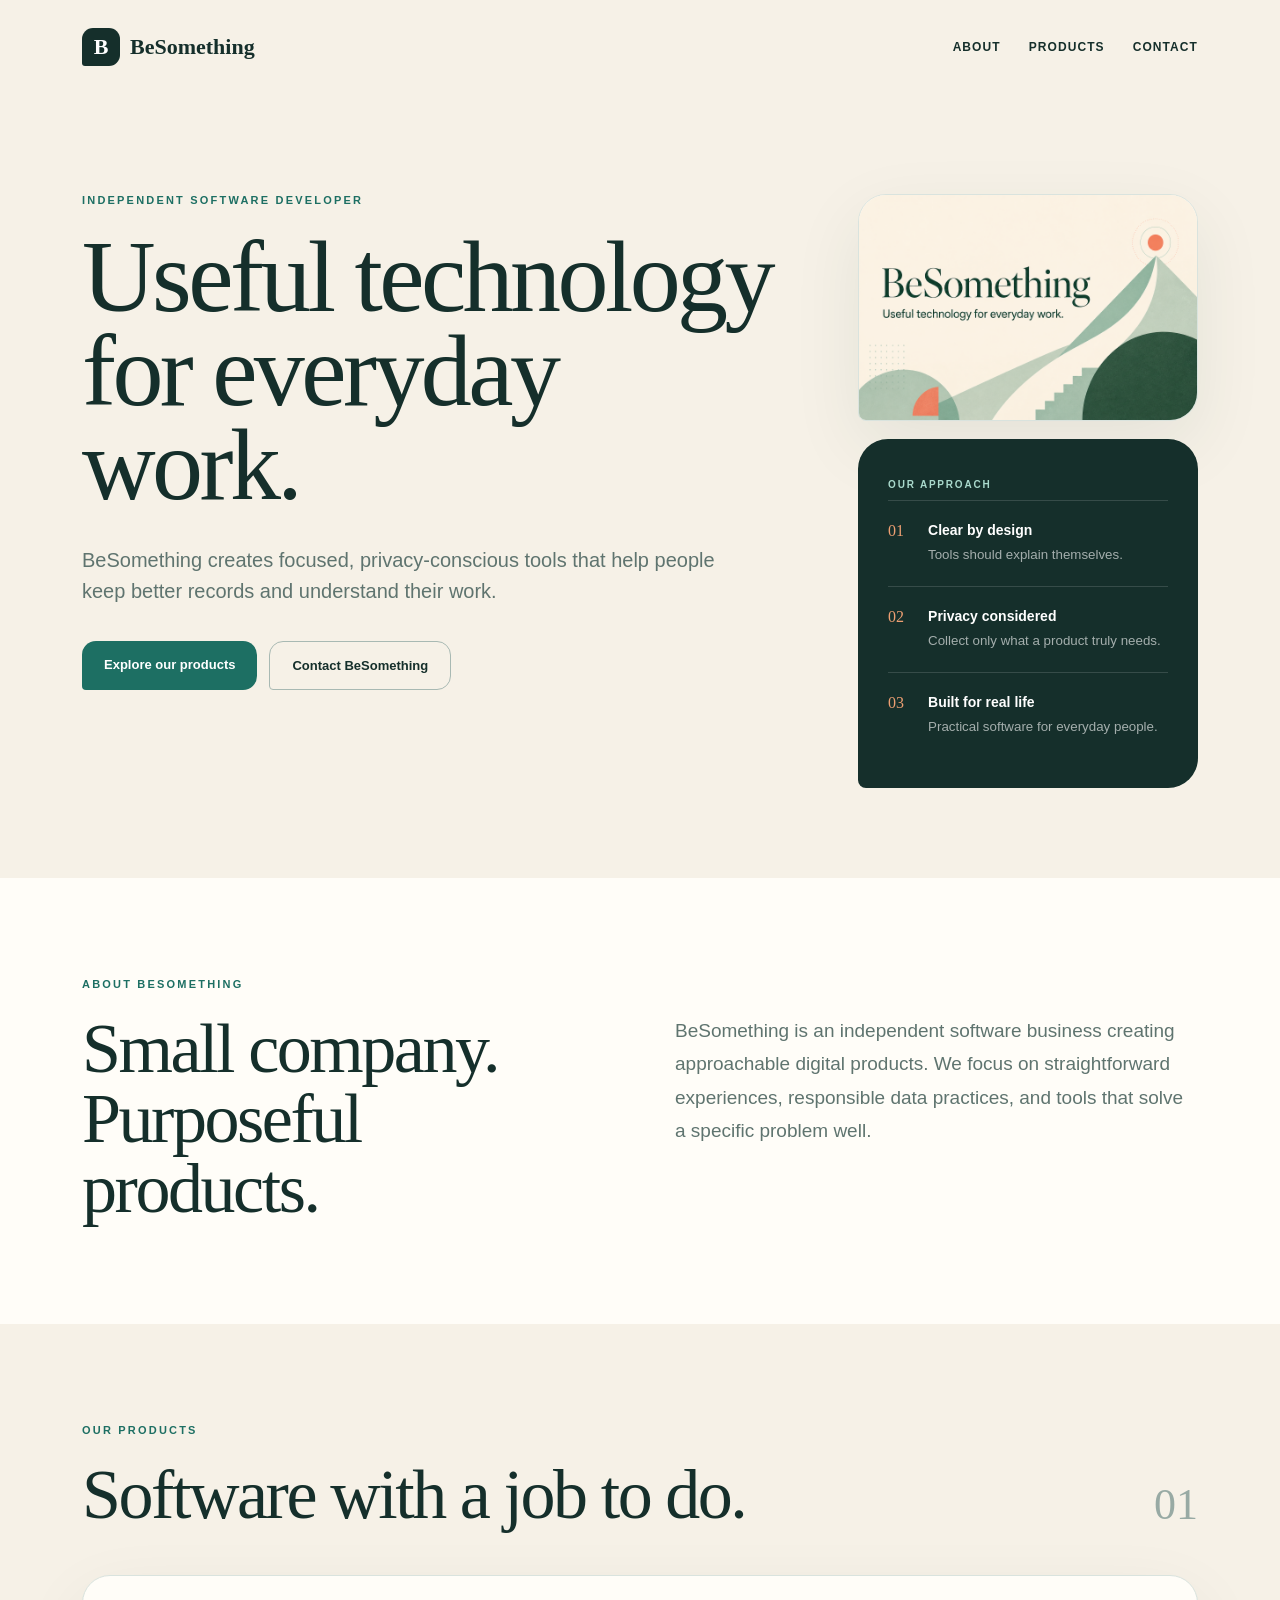
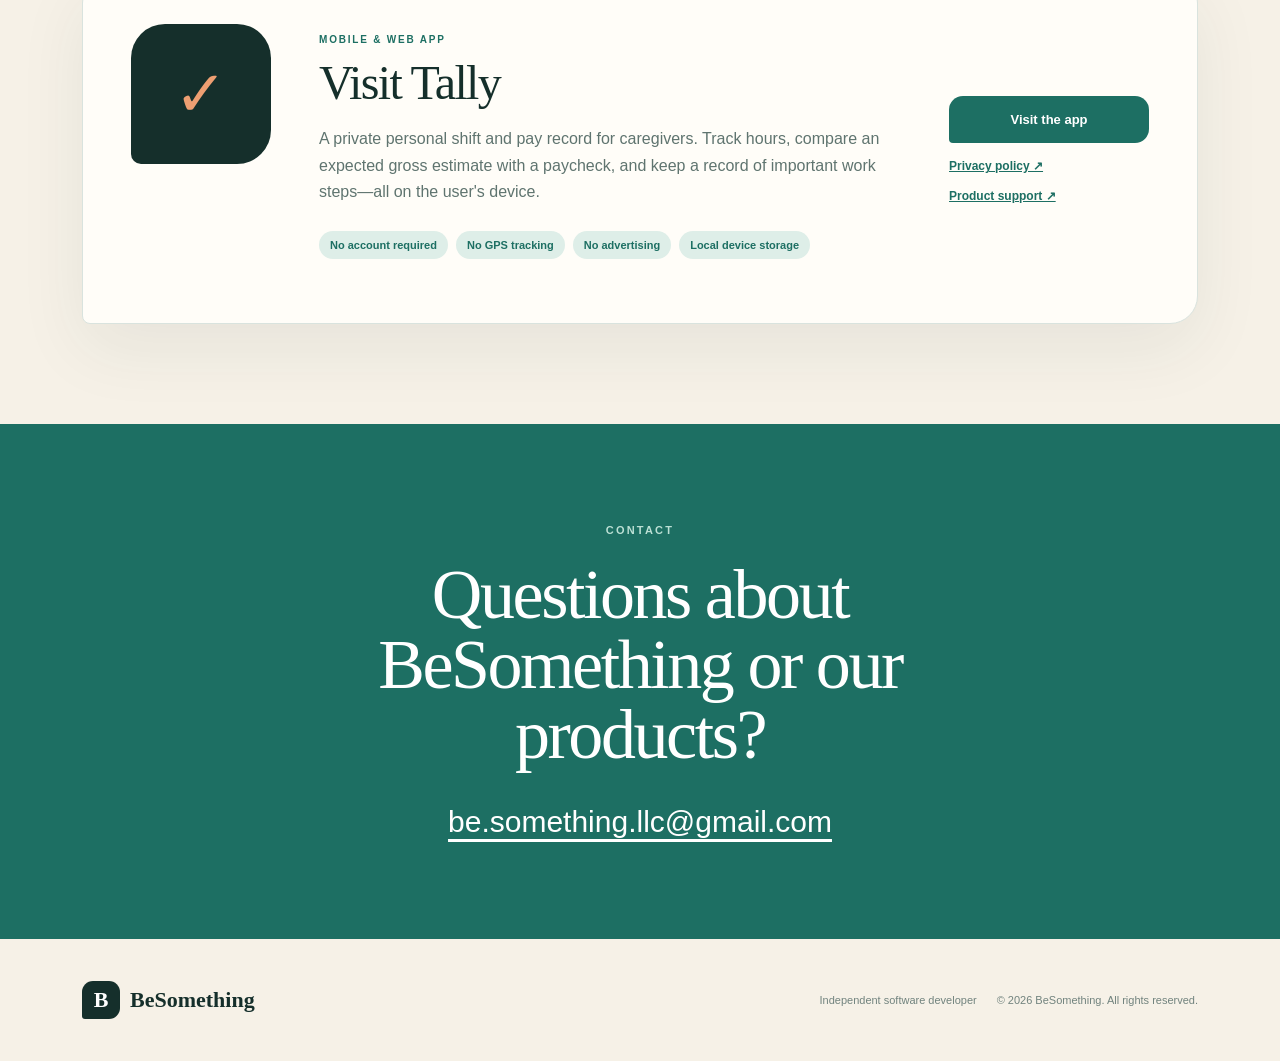
<file: github-pages/index.html>
<!doctype html>
<html lang="en">
<head>
  <meta charset="utf-8">
  <meta name="viewport" content="width=device-width, initial-scale=1">
  <title>BeSomething | Independent Software Developer</title>
  <meta name="description" content="BeSomething creates focused, privacy-conscious tools for everyday work.">
  <meta property="og:title" content="BeSomething">
  <meta property="og:description" content="Useful technology for everyday work.">
  <meta property="og:image" content="https://erikshun.github.io/besomething/og.png">
  <link rel="stylesheet" href="styles.css">
  <style>.hero-brand{align-self:end;display:grid;gap:18px}.brand-art{background:var(--paper);border:1px solid var(--line);border-radius:28px 28px 28px 8px;margin:0;overflow:hidden;box-shadow:0 24px 70px #183b3214}.brand-art img{display:block;height:auto;width:100%}.hero-brand .principles{align-self:auto}</style>
</head>
<body>
<main>
  <nav class="nav"><a class="wordmark" href="#top"><span>B</span>BeSomething</a><div><a href="#about">About</a><a href="#products">Products</a><a href="#contact">Contact</a></div></nav>
  <section class="hero" id="top"><div class="hero-copy"><p class="eyebrow">INDEPENDENT SOFTWARE DEVELOPER</p><h1>Useful technology for everyday work.</h1><p class="intro">BeSomething creates focused, privacy-conscious tools that help people keep better records and understand their work.</p><div class="actions"><a class="primary" href="#products">Explore our products</a><a class="secondary" href="mailto:be.something.llc@gmail.com">Contact BeSomething</a></div></div><div class="hero-brand"><figure class="brand-art"><img src="og.png" alt="BeSomething — Useful technology for everyday work."></figure><div class="principles"><p>OUR APPROACH</p><div><span>01</span><strong>Clear by design</strong><small>Tools should explain themselves.</small></div><div><span>02</span><strong>Privacy considered</strong><small>Collect only what a product truly needs.</small></div><div><span>03</span><strong>Built for real life</strong><small>Practical software for everyday people.</small></div></div></div></section>
  <section class="about" id="about"><p class="eyebrow">ABOUT BESOMETHING</p><div><h2>Small company.<br>Purposeful products.</h2><p>BeSomething is an independent software business creating approachable digital products. We focus on straightforward experiences, responsible data practices, and tools that solve a specific problem well.</p></div></section>
  <section class="products" id="products"><header><div><p class="eyebrow">OUR PRODUCTS</p><h2>Software with a job to do.</h2></div><span class="count">01</span></header><article class="product-card"><div class="app-icon"><span>✓</span></div><div class="product-copy"><p class="product-type">MOBILE &amp; WEB APP</p><h3>Visit Tally</h3><p>A private personal shift and pay record for caregivers. Track hours, compare an expected gross estimate with a paycheck, and keep a record of important work steps—all on the user's device.</p><ul><li>No account required</li><li>No GPS tracking</li><li>No advertising</li><li>Local device storage</li></ul></div><div class="product-links"><a class="primary" href="https://visit-tally.erik-hokland.chatgpt.site">Visit the app</a><a href="https://visit-tally.erik-hokland.chatgpt.site/privacy">Privacy policy ↗</a><a href="https://visit-tally.erik-hokland.chatgpt.site/support">Product support ↗</a></div></article></section>
  <section class="contact" id="contact"><p class="eyebrow">CONTACT</p><h2>Questions about BeSomething or our products?</h2><a href="mailto:be.something.llc@gmail.com">be.something.llc@gmail.com</a></section>
  <footer><a class="wordmark" href="#top"><span>B</span>BeSomething</a><p>Independent software developer</p><p>© 2026 BeSomething. All rights reserved.</p></footer>
</main>
</body>
</html>
</file>
<file: github-pages/styles.css>
:root{--ink:#152f2b;--green:#1d6f63;--mint:#deeee8;--cream:#f6f1e7;--paper:#fffdf8;--coral:#ed9f72;--line:#d9e3de}*{box-sizing:border-box}html{scroll-behavior:smooth}body{margin:0;background:var(--cream);color:var(--ink);font-family:Arial,Helvetica,sans-serif}a{color:inherit}.nav{align-items:center;display:flex;justify-content:space-between;margin:auto;max-width:1180px;padding:28px 32px}.nav>div{display:flex;gap:28px}.nav>div a{font-size:12px;font-weight:700;text-decoration:none;text-transform:uppercase;letter-spacing:.09em}.wordmark{align-items:center;display:flex;font-family:Georgia,serif;font-size:22px;font-weight:700;gap:10px;text-decoration:none}.wordmark span{align-items:center;background:var(--ink);border-radius:11px 11px 11px 3px;color:white;display:flex;height:38px;justify-content:center;width:38px}.hero{display:grid;gap:70px;grid-template-columns:1.35fr .65fr;margin:auto;max-width:1180px;min-height:680px;padding:100px 32px 90px}.eyebrow{color:var(--green);font-size:11px;font-weight:900;letter-spacing:.2em;margin:0 0 24px}h1,h2,h3{font-family:Georgia,"Times New Roman",serif;font-weight:500;letter-spacing:-.035em}h1{font-size:clamp(58px,8vw,102px);line-height:.92;margin:0;max-width:800px}.intro{color:#5f746f;font-size:20px;line-height:1.55;margin:34px 0;max-width:650px}.actions{display:flex;flex-wrap:wrap;gap:12px}.primary,.secondary{border-radius:14px 14px 14px 4px;display:inline-flex;font-size:13px;font-weight:800;justify-content:center;padding:16px 22px;text-decoration:none}.primary{background:var(--green);color:white}.secondary{border:1px solid #a8b9b3}.principles{align-self:end;background:var(--ink);border-radius:30px 30px 30px 8px;color:white;padding:30px}.principles>p,.product-type{color:#a9d9cc;font-size:10px;font-weight:900;letter-spacing:.18em}.principles>div{border-top:1px solid #ffffff24;display:grid;gap:5px;grid-template-columns:35px 1fr;padding:21px 0}.principles span{color:var(--coral);font-family:Georgia,serif}.principles strong{font-size:14px}.principles small{color:#ffffff9c;grid-column:2;line-height:1.5}.about,.products,.contact{padding:100px max(32px,calc((100vw - 1116px)/2))}.about{background:var(--paper)}.about>div{display:grid;gap:70px;grid-template-columns:1fr 1fr}h2{font-size:clamp(42px,6vw,70px);line-height:1;margin:0}.about>div>p{color:#5f746f;font-size:19px;line-height:1.75;margin:0}.products header{align-items:end;display:flex;justify-content:space-between;margin-bottom:45px}.count{color:#98aaa4;font-family:Georgia,serif;font-size:44px}.product-card{background:var(--paper);border:1px solid var(--line);border-radius:28px 28px 28px 8px;display:grid;gap:38px;grid-template-columns:150px 1fr 200px;padding:48px;box-shadow:0 24px 70px #183b3212}.app-icon{align-items:center;background:var(--ink);border-radius:34px 34px 34px 10px;color:white;display:flex;height:140px;justify-content:center;width:140px;font-size:64px}.app-icon span{color:var(--coral)}.product-type{color:var(--green)}.product-copy h3{font-size:48px;margin:9px 0 15px}.product-copy>p:not(.product-type){color:#5f746f;line-height:1.65}.product-copy ul{display:flex;flex-wrap:wrap;gap:8px;list-style:none;padding:10px 0 0}.product-copy li{background:var(--mint);border-radius:999px;color:var(--green);font-size:11px;font-weight:800;padding:8px 11px}.product-links{align-self:center;display:flex;flex-direction:column;gap:16px}.product-links>a:not(.primary){color:var(--green);font-size:12px;font-weight:800}.contact{background:var(--green);color:white;text-align:center}.contact .eyebrow{color:#bce0d5}.contact h2{margin:auto;max-width:750px}.contact>a{display:inline-block;font-size:clamp(19px,3vw,30px);margin-top:35px;text-underline-offset:7px}footer{align-items:center;display:grid;gap:20px;grid-template-columns:1fr auto auto;margin:auto;max-width:1180px;padding:42px 32px}footer p{color:#71837e;font-size:11px}@media(max-width:800px){.nav>div{display:none}.hero{grid-template-columns:1fr;padding-top:65px;min-height:auto}.principles{align-self:auto}.about>div,.product-card{grid-template-columns:1fr}.product-links{align-items:flex-start}.product-card{padding:28px}.app-icon{height:110px;width:110px}.about,.products,.contact{padding-top:70px;padding-bottom:70px}footer{grid-template-columns:1fr}}
</file>
